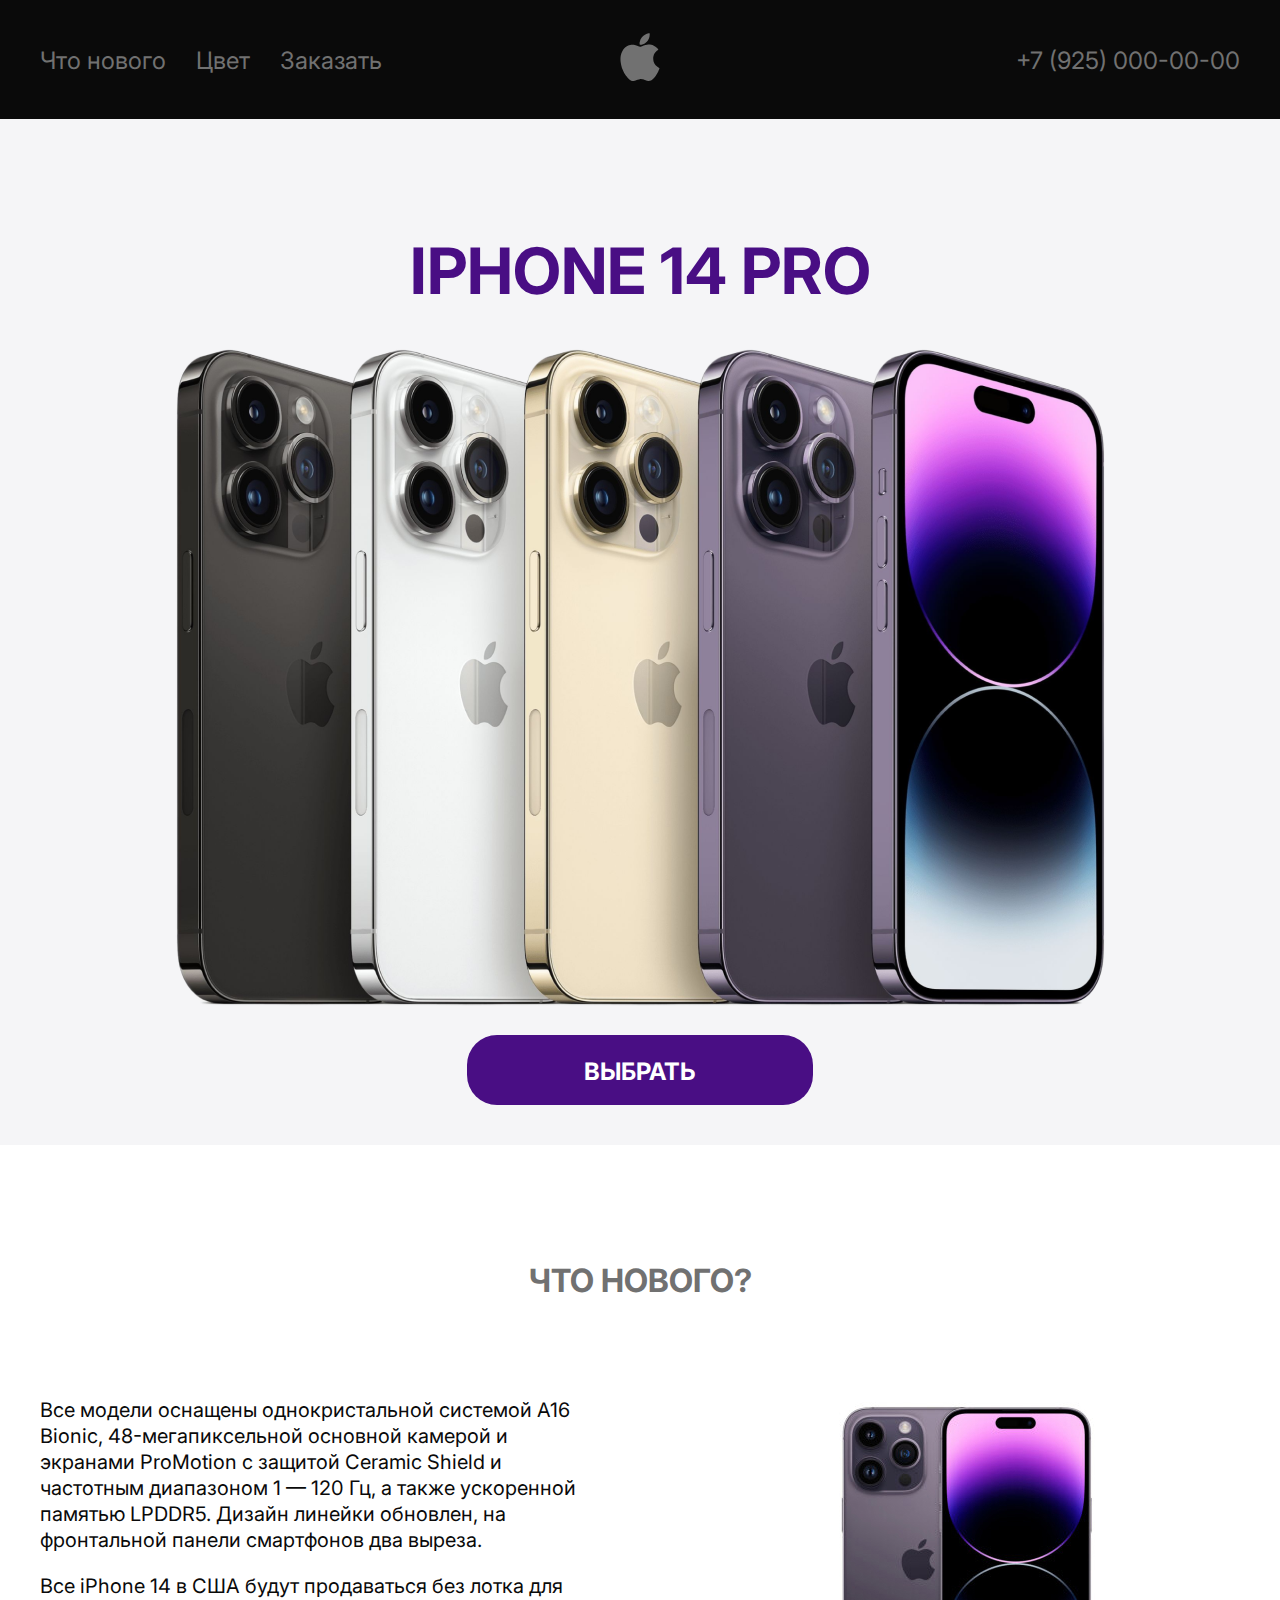
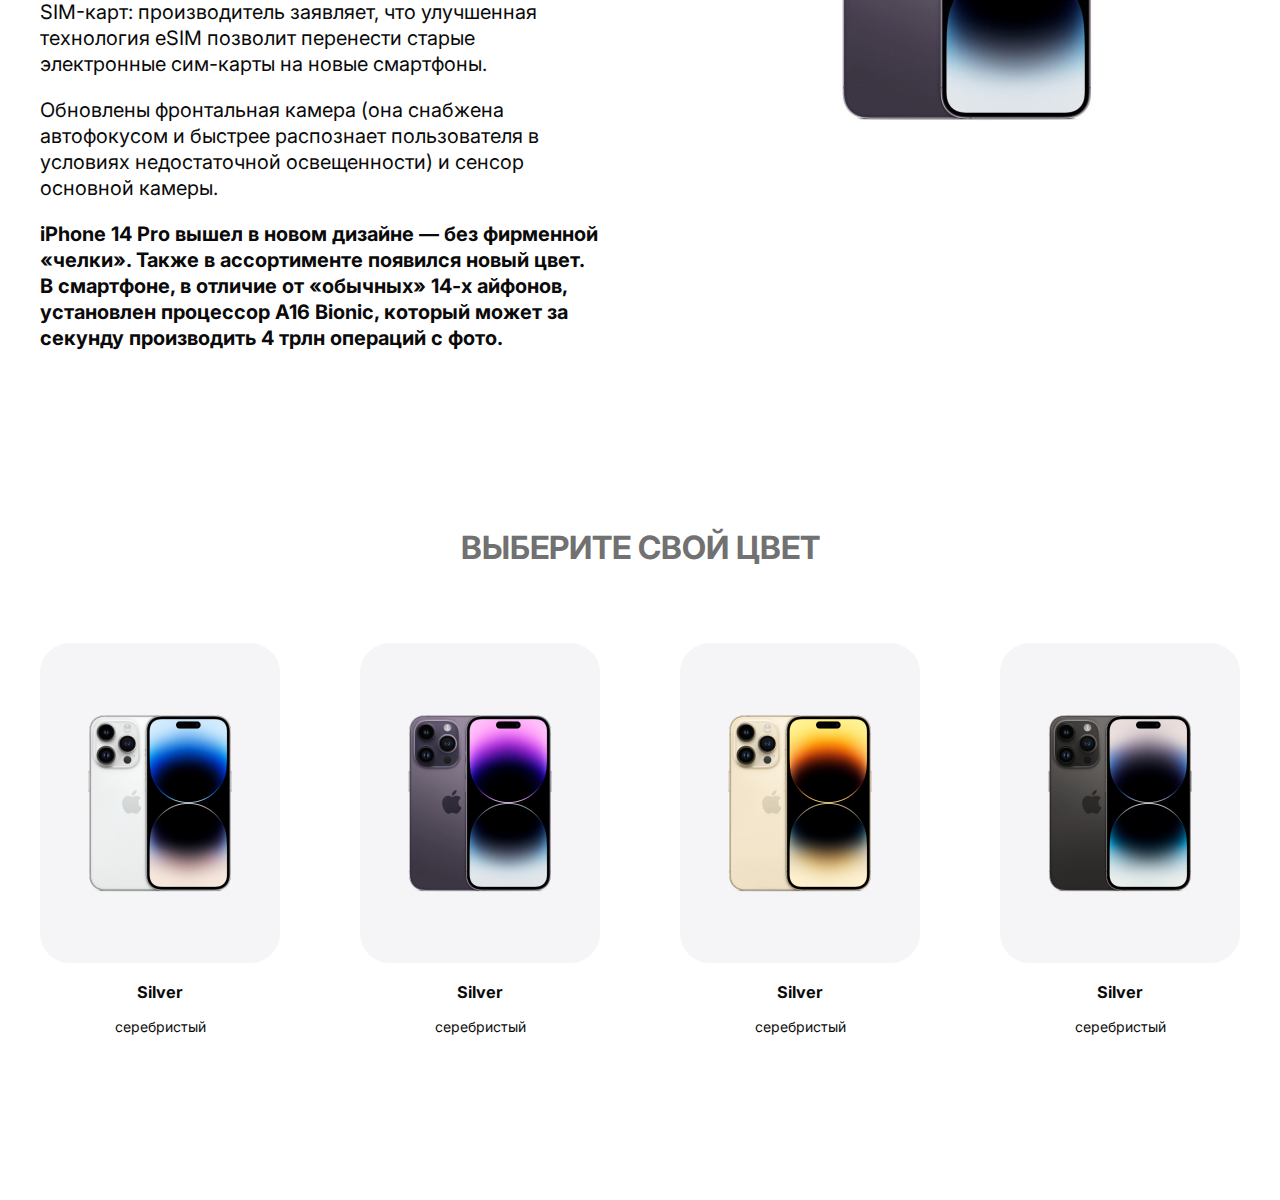
<file: 1. IPhone landing/index.html>
<!DOCTYPE html>
<html lang="ru">
<head>
    <meta charset="UTF-8">
    <meta http-equiv="X-UA-Compatible" content="IE=edge">
    <meta name="viewport" content="width=device-width, initial-scale=1.0">
    <link rel="preconnect" href="https://fonts.googleapis.com">
    <link rel="preconnect" href="https://fonts.gstatic.com" crossorigin>
    <link href="https://fonts.googleapis.com/css2?family=Inter:wght@400;700&display=swap" rel="stylesheet">
    <link rel="stylesheet" href="css\normalize.css">
    <link rel="stylesheet" href="css\style.css">
    <title>iPhone 14 Pro</title>
</head>
<body>
    <header class="header">
        <div class="container">
            <nav class="nav">
                <ul class="menu">
                    <li class="menu-item">
                        <a href="" class="menu-link">Что нового</a>
                    </li>
                    <li class="menu-item">
                        <a href="" class="menu-link">Цвет</a>
                    </li>
                    <li class="menu-item">
                        <a href="" class="menu-link">Заказать</a>
                    </li>
                </ul>

                <a href="" class="logo">
                    <img src="images\logo.svg" alt="логотип сайта" class="logo-img">
                </a>

                <a href="+79250000000" class="phone">+7 (925) 000-00-00</a>
            </nav>
        </div>
    </header>

    <main class="main">
        <section class="headline">
            <div class="container">
                <h1 class="title">IPHONE 14 PRO</h1>
                <img src="images/iphone.png" alt="iphone" class="headline-img">
                <a href="#" class="headline-btn">Выбрать</a>
            </div>
        </section>

        <section class="news">
            <div class="container">
                <h2 class="news-title">
                    что нового?
                </h2>
                <div class="news-info">
                    <div class="news-text">
                        <p>Все модели оснащены однокристальной системой A16 Bionic, 48-мегапиксельной основной камерой и экранами ProMotion с защитой Ceramic Shield и частотным диапазоном 1 — 120 Гц, а также ускоренной памятью LPDDR5. Дизайн линейки обновлен, на фронтальной панели смартфонов два выреза.</p>
                        <p>Все iPhone 14 в США будут продаваться без лотка для SIM-карт: производитель заявляет, что улучшенная технология eSIM позволит перенести старые электронные сим-карты на новые смартфоны.</p>
                        <p>Обновлены фронтальная камера (она снабжена автофокусом и быстрее распознает пользователя в условиях недостаточной освещенности) и сенсор основной камеры.</p>
                        <b>iPhone 14 Pro вышел в новом дизайне — без фирменной «челки». Также в ассортименте появился новый цвет. В смартфоне, в отличие от «обычных» 14-х айфонов, установлен процессор A16 Bionic, который может за секунду производить 4 трлн операций с фото.</b>
                    </div>
                    <img class='news-img' src="images/iPhone-whats-new.jpg" alt="">
                </div>
            </div>
        </section>

        <section class="color">
            <div class="container">
                <h2 class="color-title">выберите свой цвет</h2>
                <ul class="color-list">
                    <li class="color-item">
                        <img src="images/color/color-1.jpg" alt="">
                        <h3>Silver</h3>
                        <p>серебристый</p>
                    </li>
                    <li class="color-item">
                        <img src="images/color/color-2.jpg" alt="">
                        <h3>Silver</h3>
                        <p>серебристый</p>
                    </li>
                    <li class="color-item">
                        <img src="images/color/color-3.jpg" alt="">
                        <h3>Silver</h3>
                        <p>серебристый</p>
                    </li>
                    <li class="color-item">
                        <img src="images/color/color-4.jpg" alt="">
                        <h3>Silver</h3>
                        <p>серебристый</p>
                    </li>
                </ul>
            </div>
        </section>



    </main>
    
</body>
</html>
</file>
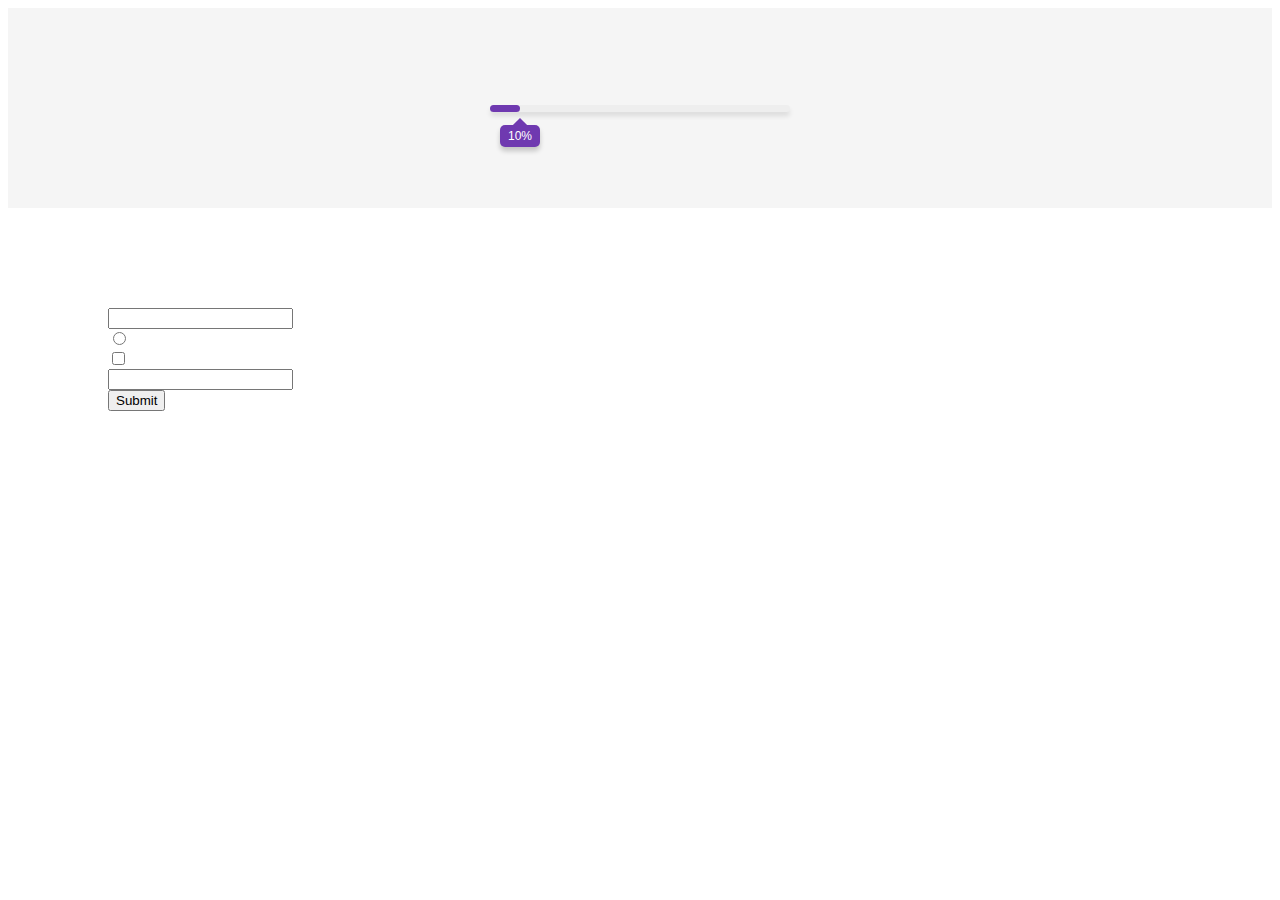
<file: 2. Progress bar/Progress Bar with Percentage/index.html>
<!DOCTYPE html>
<html lang="en">
<head>
    <meta charset="UTF-8">
    <meta http-equiv="X-UA-Compatible" content="IE=edge">
    <meta name="viewport" content="width=device-width, initial-scale=1.0">
    <link rel="stylesheet" href="css\style.css">

    <title>Document</title>
</head>

<body>
  <section class="container">
    <div class="progress-container" data-percentage='10'>
      <div class="progress"></div>
      <div class="percentage">0%</div>
    </div>
  </section>
  
  <section class="forms">
    <div class="forms">
      <form name="form1">
      <input type="text" name="aa"><br>
      <input type="radio" name="aa"><br>
      <input type="checkbox" name="bb"><br>
      <input type="password" name="aa"><br>
      <input type="submit" name="aa"><br>
    </div>
  </section>

     
</body>
<script>
  const progressContainer = document.querySelector('.progress-container');

    // initial call
    setPercentage();

    function setPercentage() {
      const percentage = progressContainer.getAttribute('data-percentage') + '%';
      
      const progressEl = progressContainer.querySelector('.progress');
      const percentageEl = progressContainer.querySelector('.percentage');
      
      progressEl.style.width = percentage;
      percentageEl.innerText = percentage;
      percentageEl.style.left = percentage;
    }
</script>
</html>
</file>
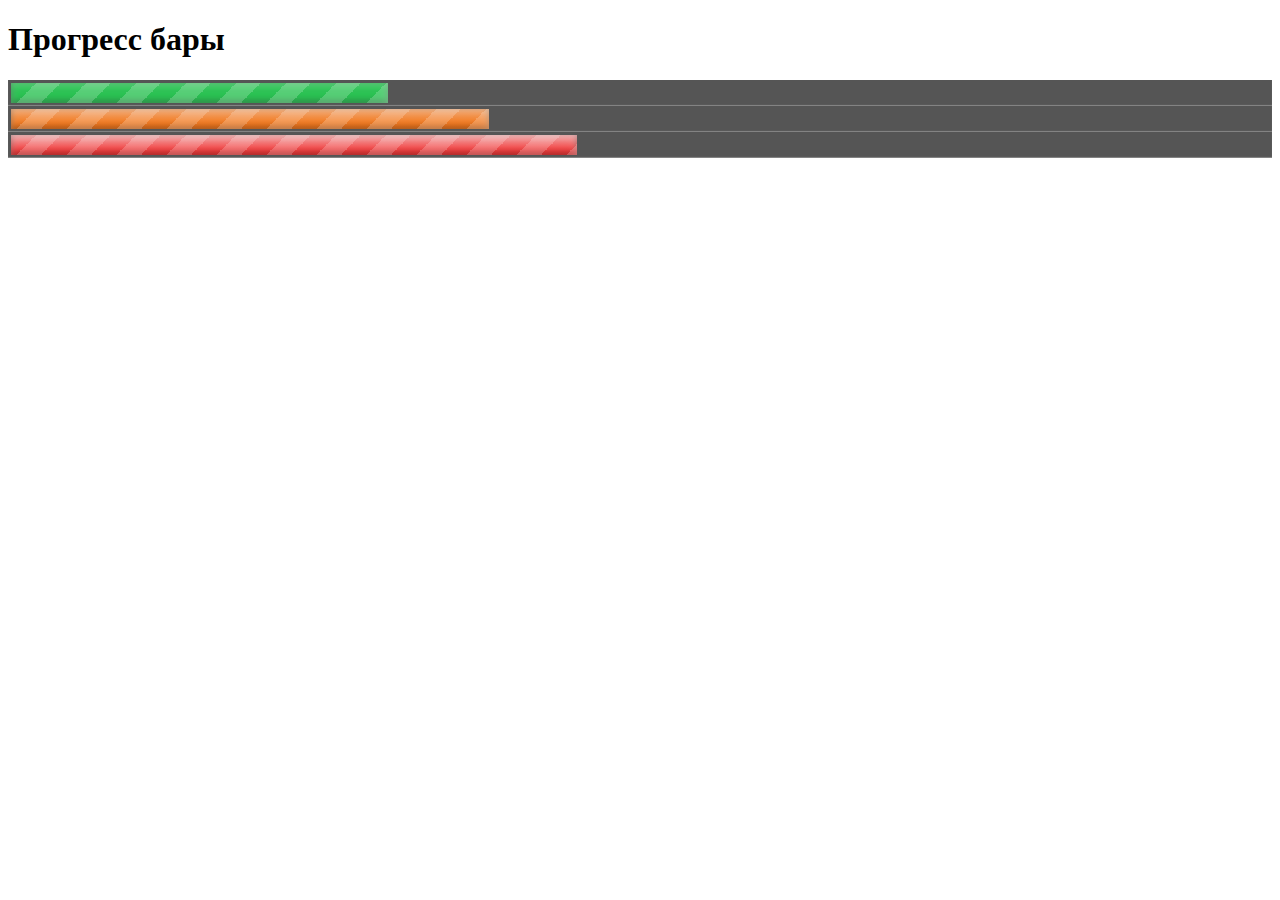
<file: 2. Progress bar/Pure css bar/progress-bars.html>
<!DOCTYPE html>
<html lang="en">
<head>
    <meta charset="UTF-8">
    <title>Document</title>
<style>
.progressbar { 
	height: 20px;
	position: relative;
	background: #555;
	padding: 3px;
	box-shadow: inset 0 -1px 1px rgba(255,255,255,0.3);
}
.progressbar > span {
  display: block;
  height: 100%;
  background-color: rgb(43,194,83);
  background-image: linear-gradient(
    center bottom,
    rgb(43,194,83) 37%,
    rgb(84,240,84) 69%
  );
  box-shadow: 
    inset 0 2px 9px  rgba(255,255,255,0.3),
    inset 0 -2px 6px rgba(0,0,0,0.4);
  position: relative;
  overflow: hidden;
}
.orange > span {
  background-color: #f1a165;
  background-image: linear-gradient(to bottom, #f1a165, #f36d0a);
}

.red > span {
  background-color: #f0a3a3;
  background-image: linear-gradient(to bottom, #f0a3a3, #f42323);
} 
.progressbar > span:after {
  content: "";
  position: absolute;
  top: 0; left: 0; bottom: 0; right: 0;
  background-image: linear-gradient(
    -45deg, 
    rgba(255, 255, 255, .2) 25%, 
    transparent 25%, 
    transparent 50%, 
    rgba(255, 255, 255, .2) 50%, 
    rgba(255, 255, 255, .2) 75%, 
    transparent 75%, 
    transparent
  );
  z-index: 1;
  background-size: 50px 50px;
  animation: move 2s linear infinite;
  overflow: hidden;
}
@keyframes move {
  0% {
    background-position: 0 0;
  }
  100% {
    background-position: 50px 50px;
  }
}
</style>
</head>
<body>
<h1>Прогресс бары</h1>
<div class="progressbar">
  <span style="width: 30%"></span>
</div>
<div class="progressbar orange">
  <span style="width: 38%"></span>
</div>
<div class="progressbar red">
  <span style="width: 45%"></span>
</div>
</body>
</html>
</file>
